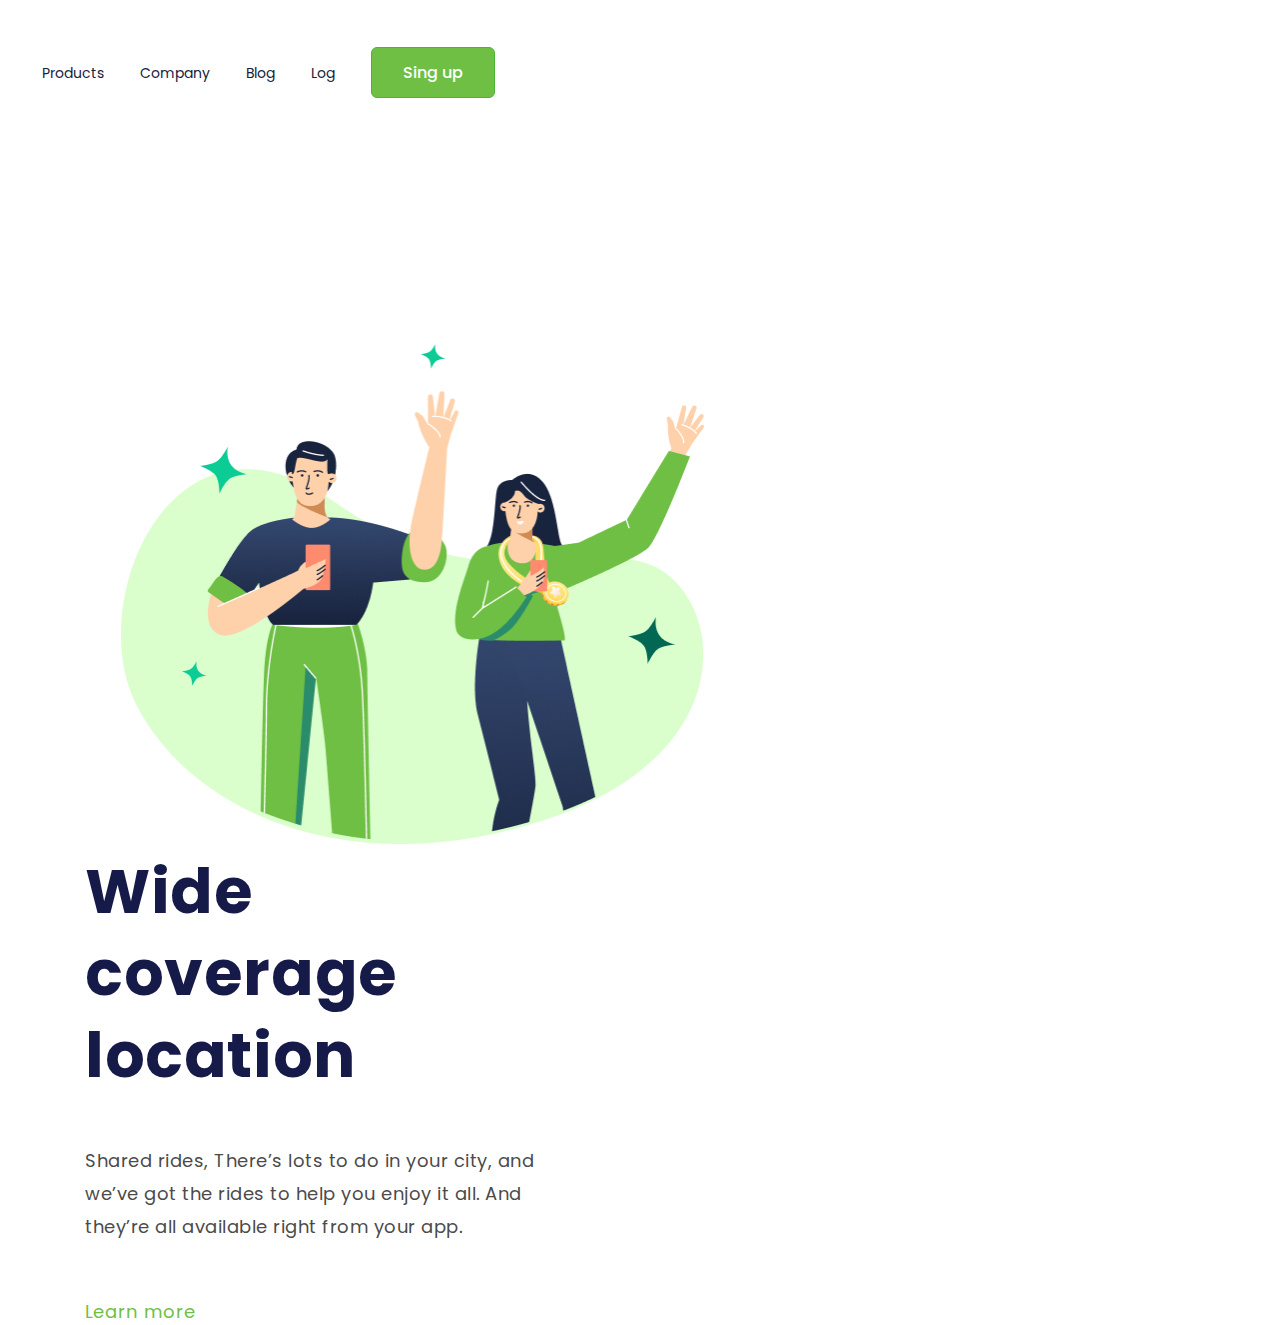
<file: index.html>
<!DOCTYPE html>
    <html lang="pt-br">
    <head>
        <meta charset="UTF-8">
        <meta name="viewport" content="width=device-width, initial-scale=1.0">
        <title>Wide Coverage</title>
        <link rel="stylesheet" href="./styles.css">
        <link rel="preconnect" href="https://fonts.googleapis.com">
<link rel="preconnect" href="https://fonts.gstatic.com" crossorigin>
<link href="https://fonts.googleapis.com/css2?family=Poppins:ital,wght@0,100;0,200;0,300;0,400;0,500;0,600;0,700;0,800;0,900;1,100;1,200;1,300;1,400;1,500;1,600;1,700;1,800;1,900&display=swap" rel="stylesheet">
    </head>
    <body>

        <header>
            <a class="link-header">Products</a>
            <a class="link-header">Company</a>
            <a class="link-header">Blog</a>
            <a class="link-header">Log</a>
            <button class="button-header">Sing up</button>
        </header>
        
      <main>
            <img src="./(Positive) Congratulation You get 40 point for your ride.png" alt="wide-coverage-logo" class="img-logo">
        <section>
            <h1>Wide coverage location</h1>
            <p>Shared rides, There’s lots to do in your city, and we’ve got the rides to help you enjoy it all. And they’re all available right from your app.</p>
            <a class="link-main">Learn more </a>
        </section>
      </main>
    </body>
    </html>
</file>
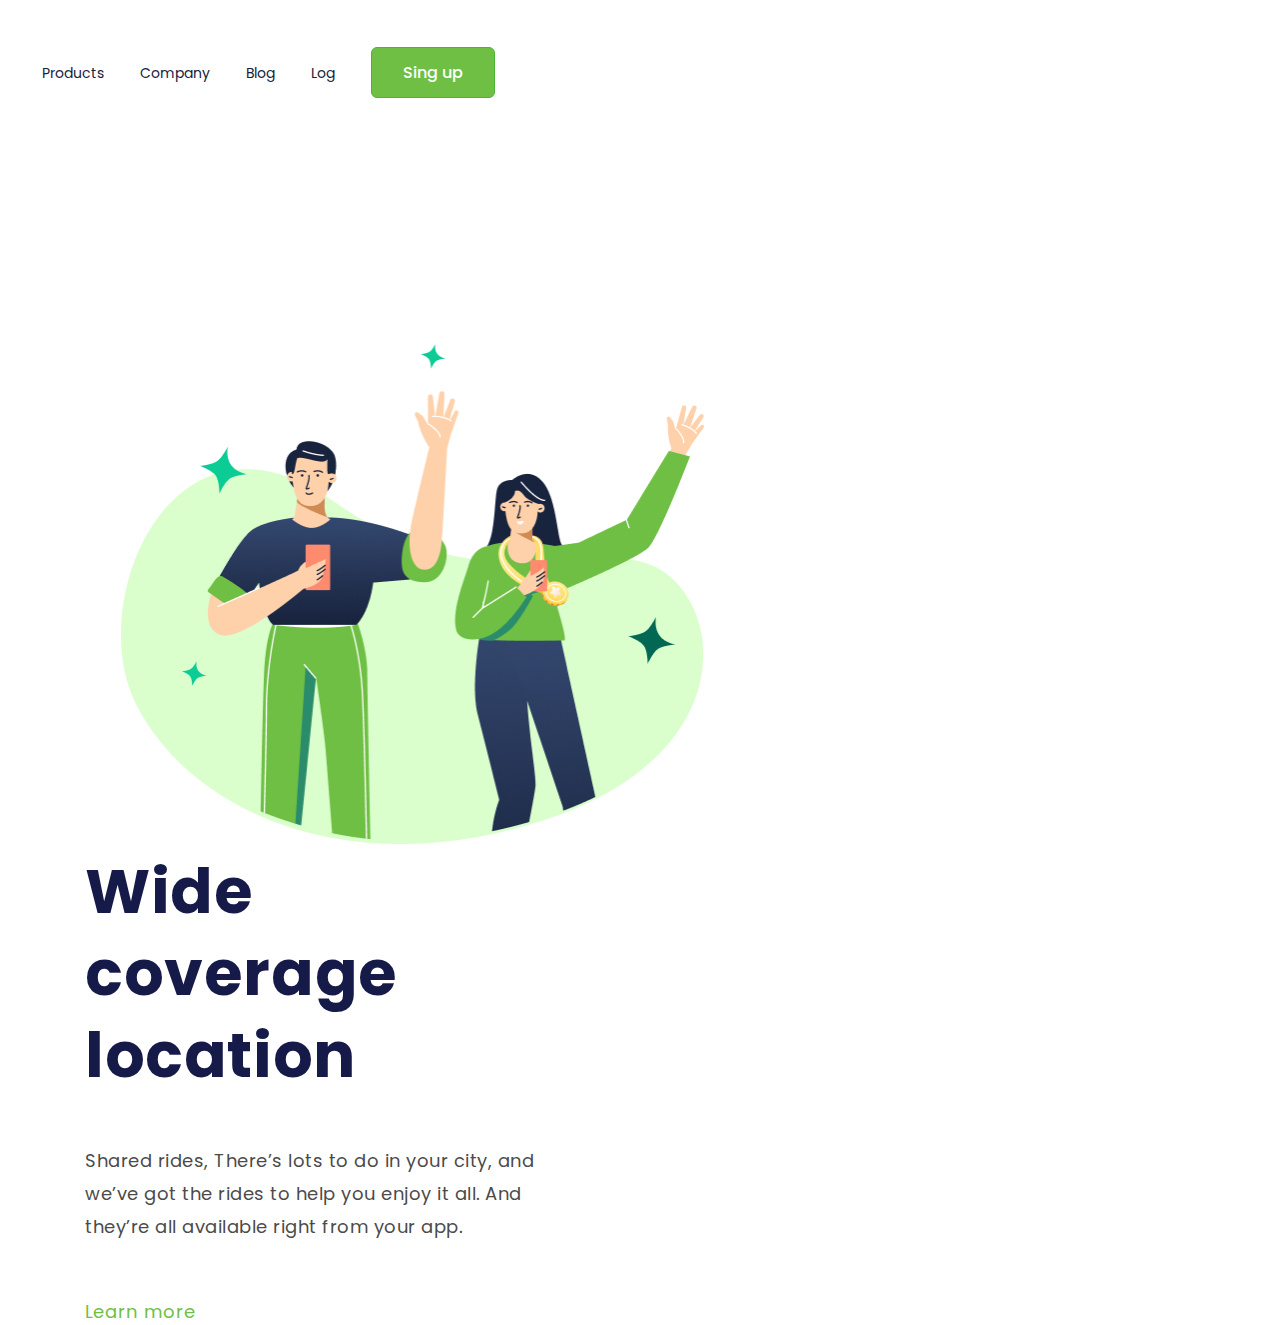
<file: desafiocss.html>
<!DOCTYPE html>
    <html lang="pt-br">
    <head>
        <meta charset="UTF-8">
        <meta name="viewport" content="width=device-width, initial-scale=1.0">
        <title>Wide Coverage</title>
        <link rel="stylesheet" href="./desafiocss.css">
        <link rel="preconnect" href="https://fonts.googleapis.com">
<link rel="preconnect" href="https://fonts.gstatic.com" crossorigin>
<link href="https://fonts.googleapis.com/css2?family=Poppins:ital,wght@0,100;0,200;0,300;0,400;0,500;0,600;0,700;0,800;0,900;1,100;1,200;1,300;1,400;1,500;1,600;1,700;1,800;1,900&display=swap" rel="stylesheet">
    </head>
    <body>

        <header>
            <a class="link-header">Products</a>
            <a class="link-header">Company</a>
            <a class="link-header">Blog</a>
            <a class="link-header">Log</a>
            <button class="button-header">Sing up</button>
        </header>
        
      <main>
            <img src="./(Positive) Congratulation You get 40 point for your ride.png" alt="wide-coverage-logo" class="img-logo">
        <section>
            <h1>Wide coverage location</h1>
            <p>Shared rides, There’s lots to do in your city, and we’ve got the rides to help you enjoy it all. And they’re all available right from your app.</p>
            <a class="link-main">Learn more </a>
        </section>
      </main>
    </body>
    </html>
</file>
<file: styles.css>
*{
    font-family: "Poppins", sans-serif;
    margin: 0;
    padding: 0;
    box-sizing: border-box;
}

header {
    margin: 47px 0px 0px 42px;
}

.link-header {
    font-weight: 400;
    font-size: 14px;
    line-height: 100%;
    color: #17233d;
    margin-right: 32px;
    cursor: pointer;
}

.button-header {
    background: #6fbf44;
    border: 1px solid  #4CB538;
    border-radius: 6px;
    width: 124px;
    height: 51px;
    cursor: pointer;
    color: #ffffff;
    font-weight: 500;
    font-size: 16px;
    line-height: 100%;
}

.img-logo {
    width: 595.18px;
    height: 500px;
    margin-top: 246px;
    margin-left: 121px;
    display: inline-block;
}


section{
    display: inline-block;
    margin-left: 85px;
    width: 493px;
    
}

h1 {
    font-weight: 700;
    font-size: 62px;
    line-height: 82px;
    letter-spacing: 0.596154px;
    color: #161A49;
}

p{
    font-weight: 400;
    font-size:18px;
    line-height: 33px;
    letter-spacing: 0.5px;
    width: 493px;
    color: #4b4b4b;
    margin-top: 47px;
    margin-bottom: 55px;
}

.link-main {
    font-weight: 500px;
    font-size: 18px;
    line-height: 27ox;
    letter-spacing: 1px;
    color: #6fbf44;
    cursor: pointer;
    
}

@media screen and (max-width: 700px) {
    
    .link-header {
        display: none;
    }

    .button-header {
        position: absolute;
        font-weight: 500;
        font-size: 12px;
        line-height: 100%;
        letter-spacing: 1px;
        top: 20px;
        right: -167px; 
    }

   .img-logo {
    width: 440px;
    height: 398px;
    bottom: 44px;
    margin: 17px 48px 144px 57px;
    position: fixed;
    display: block;
   }

    h1 {
      
        font-size: 37px;
        line-height: 40px;
        width: 344px;
        text-align: center;
        margin-top: 170px;
        
    }

    p {
        width: 304px;
        height: 165px;
        font-size: 18px;
        line-height: 33px;
        margin-left: 50px;
    }
    .link-main {
        display: flex;
        justify-content: center;
        align-items: center;
        text-align: center;
        width: 68%;
        margin-top: 20px;
    }
}
</file>
<file: desafiocss.css>
*{
    font-family: "Poppins", sans-serif;
    margin: 0;
    padding: 0;
    box-sizing: border-box;
}

header {
    margin: 47px 0px 0px 42px;
}

.link-header {
    font-weight: 400;
    font-size: 14px;
    line-height: 100%;
    color: #17233d;
    margin-right: 32px;
    cursor: pointer;
}

.button-header {
    background: #6fbf44;
    border: 1px solid  #4CB538;
    border-radius: 6px;
    width: 124px;
    height: 51px;
    cursor: pointer;
    color: #ffffff;
    font-weight: 500;
    font-size: 16px;
    line-height: 100%;
}

.img-logo {
    width: 595.18px;
    height: 500px;
    margin-top: 246px;
    margin-left: 121px;
    display: inline-block;
}


section{
    display: inline-block;
    margin-left: 85px;
    width: 493px;
    
}

h1 {
    font-weight: 700;
    font-size: 62px;
    line-height: 82px;
    letter-spacing: 0.596154px;
    color: #161A49;
}

p{
    font-weight: 400;
    font-size:18px;
    line-height: 33px;
    letter-spacing: 0.5px;
    width: 493px;
    color: #4b4b4b;
    margin-top: 47px;
    margin-bottom: 55px;
}

.link-main {
    font-weight: 500px;
    font-size: 18px;
    line-height: 27ox;
    letter-spacing: 1px;
    color: #6fbf44;
    cursor: pointer;
    
}

@media screen and (max-width: 700px) {
    
    .link-header {
        display: none;
    }

    .button-header {
        position: absolute;
        font-weight: 500;
        font-size: 12px;
        line-height: 100%;
        letter-spacing: 1px;
        top: 20px;
        right: -167px; 
    }

   .img-logo {
    width: 440px;
    height: 398px;
    bottom: 44px;
    margin: 17px 48px 144px 57px;
    position: fixed;
    display: block;
   }

    h1 {
      
        font-size: 37px;
        line-height: 40px;
        width: 344px;
        text-align: center;
        margin-top: 170px;
        
    }

    p {
        width: 304px;
        height: 165px;
        font-size: 18px;
        line-height: 33px;
        margin-left: 50px;
    }
    .link-main {
        display: flex;
        justify-content: center;
        align-items: center;
        text-align: center;
        width: 68%;
        margin-top: 20px;
    }
}
</file>
